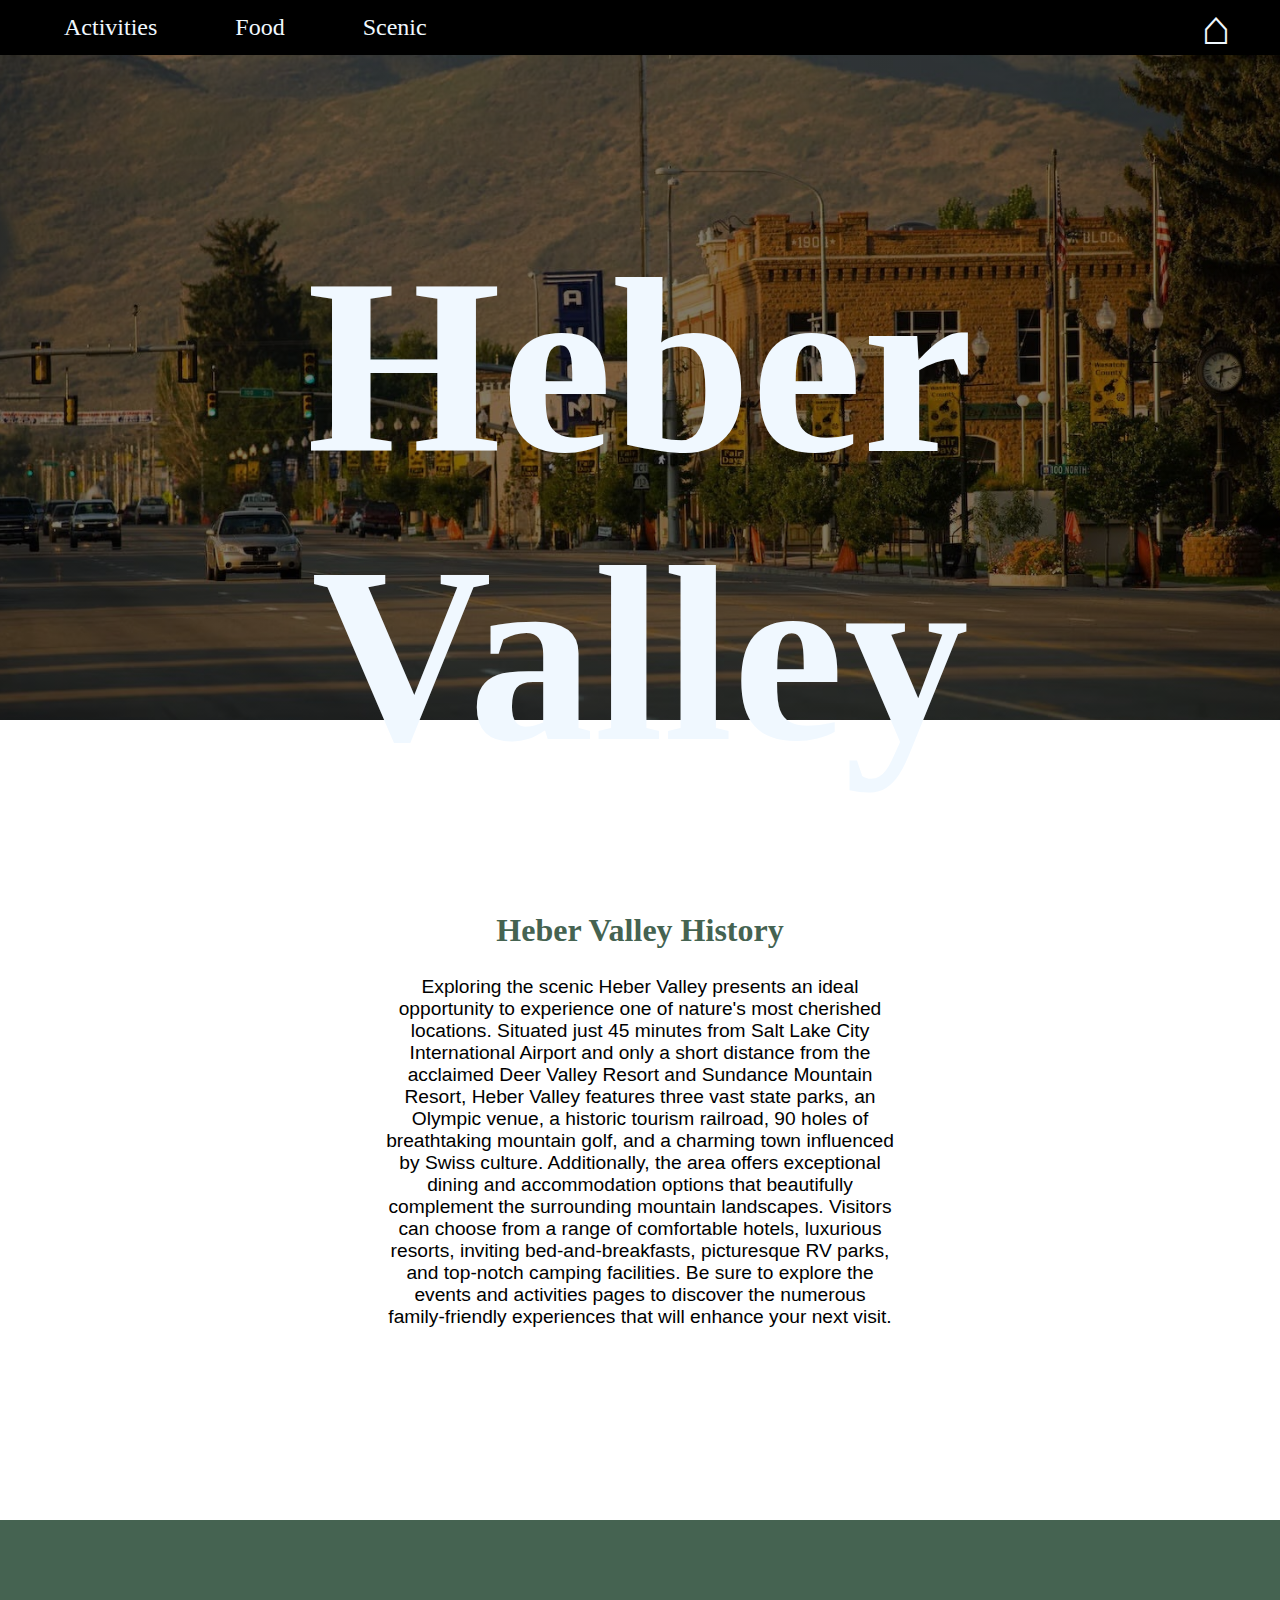
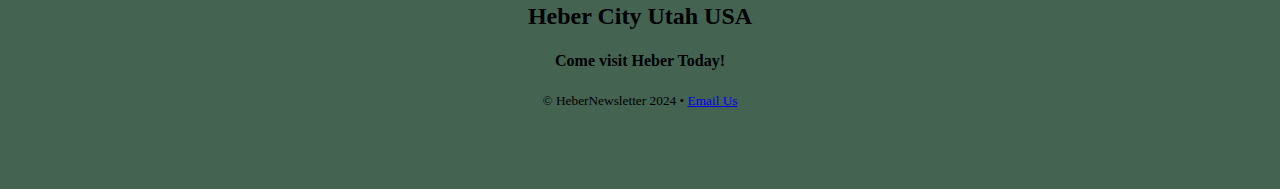
<file: index.html>
<!DOCTYPE html>
<html lang="en">
<head>
    <meta charset="UTF-8">
    <meta name="viewport" content="width=device-width, initial-scale=1.0">
    <title>Heber Valley</title>
    <link rel="stylesheet" href="styles.css">
</head>
<body>
    <header id="home">
       
     
     <nav>
        <ul>
            <li style="float: right;"><a class="homelogo" href ="index.html">&#8962</a></li>
            <li><a href="activities.html">Activities</a></li>
            <li><a href="food.html"> Food</a></li>
            <li><a href="thingstosee.html">Scenic</a></li>
        </ul>

     </nav>
     <h1 class="herotitle
    ">Heber Valley </h1>
    
    </header>
   
    <main>
     <article>
       <div class="row">
        <h2> Heber Valley History</h2>
        <h3> Exploring the scenic Heber Valley presents an ideal opportunity to experience one of nature's most cherished locations. Situated just 45 minutes from Salt Lake City International Airport and only a short distance from the acclaimed Deer Valley Resort and Sundance Mountain Resort, Heber Valley features three vast state parks, an Olympic venue, a historic tourism railroad, 90 holes of breathtaking mountain golf, and a charming town influenced by Swiss culture.  Additionally, the area offers exceptional dining and accommodation options that beautifully complement the surrounding mountain landscapes. Visitors can choose from a range of comfortable hotels, luxurious resorts, inviting bed-and-breakfasts, picturesque RV parks, and top-notch camping facilities. Be sure to explore the events and activities pages to discover the numerous family-friendly experiences that will enhance your next visit.</h3>
        </div>

      
     </article>
    </main>
    <footer>
        <div class="footer">
            
            <div class="column"> 
                
            </div>
            <div class="column">
                <h2>Heber City Utah USA</h2>
                <h4>Come visit Heber Today!</h4>
       
   
            </div>
           
           <p>
               <small>
                   &copy; HeberNewsletter 2024 &bull;
                    <a href="mailto:Emailaddress@gmail.com"> Email Us</a>
               </small>
           </p>

    </footer>
</body>
</html>
</file>
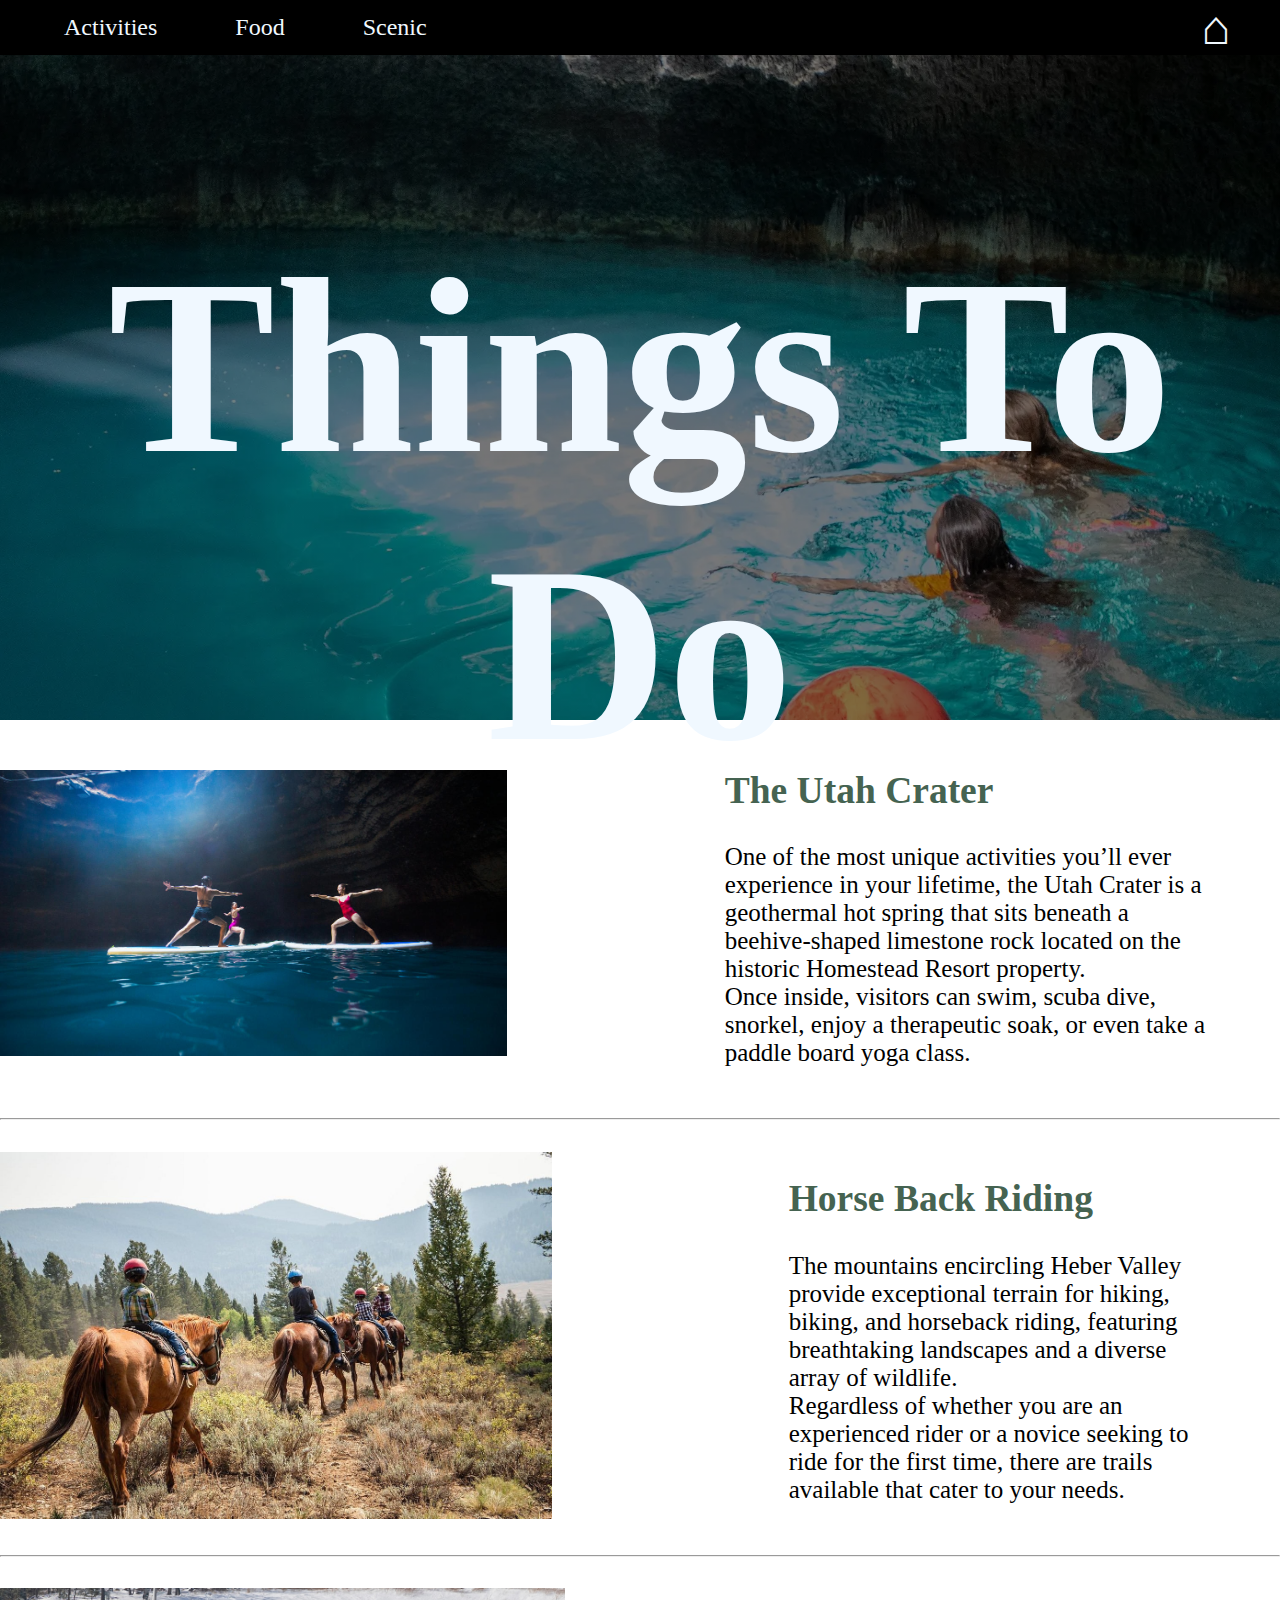
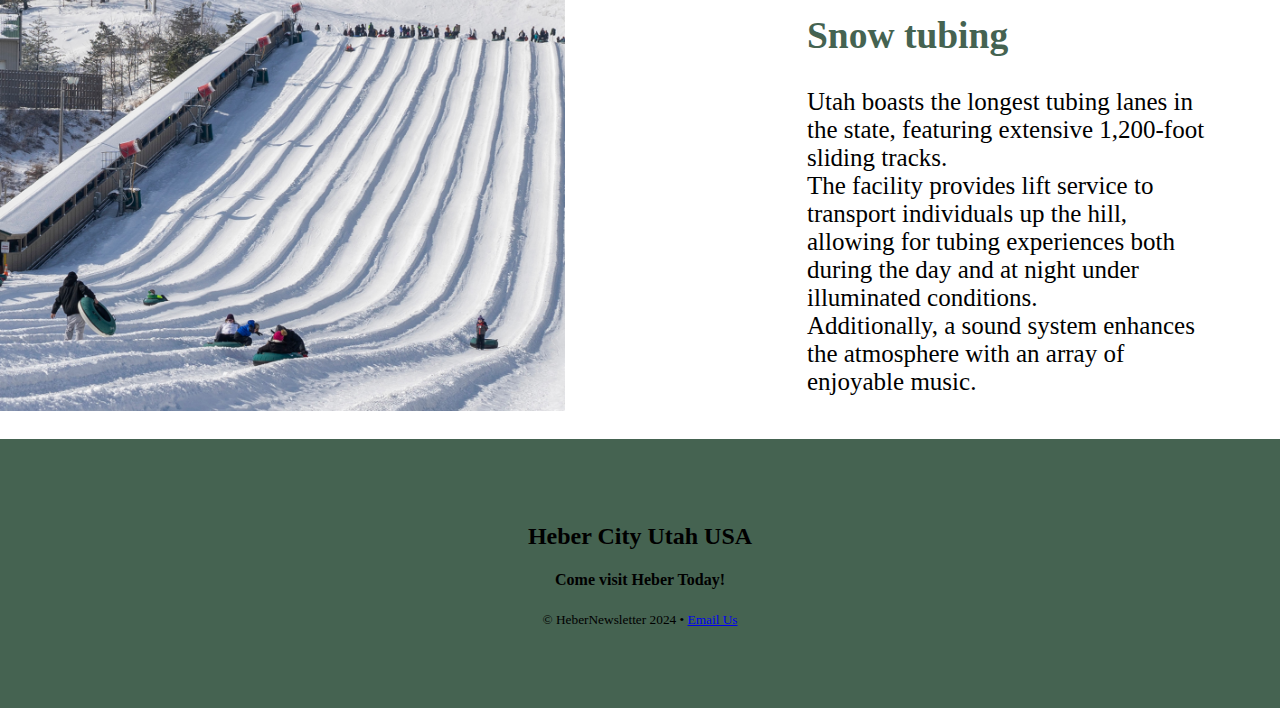
<file: activities.html>
<!DOCTYPE html>
<html lang="en">
<head>
    <meta charset="UTF-8">
    <meta name="viewport" content="width=device-width, initial-scale=1.0">
    <title>What to do</title>
    <link rel="stylesheet" href="styles.css">
</head>
<body>

        <header id="acthead">
           
         
         <nav>
            <ul>
                <li style="float: right;"><a class="homelogo" href ="index.html">&#8962</a></li>
                <li><a href="activities.html">Activities</a></li>
                <li><a href="food.html"> Food</a></li>
                <li><a href="thingstosee.html">Scenic</a></li>
            </ul>
    
         </nav>
         <h1 class="herotitle
        "> Things To Do </h1>
        
        </header>
       
        <main>
          <article class="Crater">
            <br>
             <div class="container">
              <div class="image">
                <img src="Image/utah crater.jpg">
              </div>
              <div class="text">
                <h2>The Utah Crater </h2>
                <p>One of the most unique activities you’ll ever experience in your lifetime, the Utah Crater is a geothermal hot spring that sits beneath a beehive-shaped limestone rock located on the historic Homestead Resort property. <br>Once inside, visitors can swim, scuba dive, snorkel, enjoy a therapeutic soak, or even take a paddle board yoga class. </p>
              </div>
            </div>
            <br>
     
           
          </article>
          <hr>
              <article class="horse">
                  <br>
                   <div class="container">
                    <div class="image">
                      <img src="Image/horse back.jpg">
                    </div>
                    <div class="text">
                      <h2> Horse Back Riding </h2>
                      <p>The mountains encircling Heber Valley provide exceptional terrain for hiking, biking, and horseback riding, featuring breathtaking landscapes and a diverse array of wildlife. <br> Regardless of whether you are an experienced rider or a novice seeking to ride for the first time, there are trails available that cater to your needs.</p>
                    </div>
                  </div>
                  <br>
                </article>
                <hr>
                <article class="snow">
                  <br>
                   <div class="container">
                    <div class="image">
                      <img src="Image/snow 1.avif">
                    </div>
                    <div class="text">
                      <h2> Snow tubing  </h2>
                      <p>Utah boasts the longest tubing lanes in the state, featuring extensive 1,200-foot sliding tracks. <br> The facility provides lift service to transport individuals up the hill, allowing for tubing experiences both during the day and at night under illuminated conditions. <br> Additionally, a sound system enhances the atmosphere with an array of enjoyable music.</p>
                    </div>
                  </div>
                  <br>
              </article>
        </main>
        <div class="footer">
            
          <div class="column"> 
              
          </div>
          <div class="column">
              <h2>Heber City Utah USA</h2>
              <h4>Come visit Heber Today!</h4>
     
 
          </div>
         
         <p>
             <small>
                 &copy; HeberNewsletter 2024 &bull;
                  <a href="mailto:Emailaddress@gmail.com"> Email Us</a>
             </small>
         </p>
         
        
     </footer>
 
    </body>
    </html>
</file>
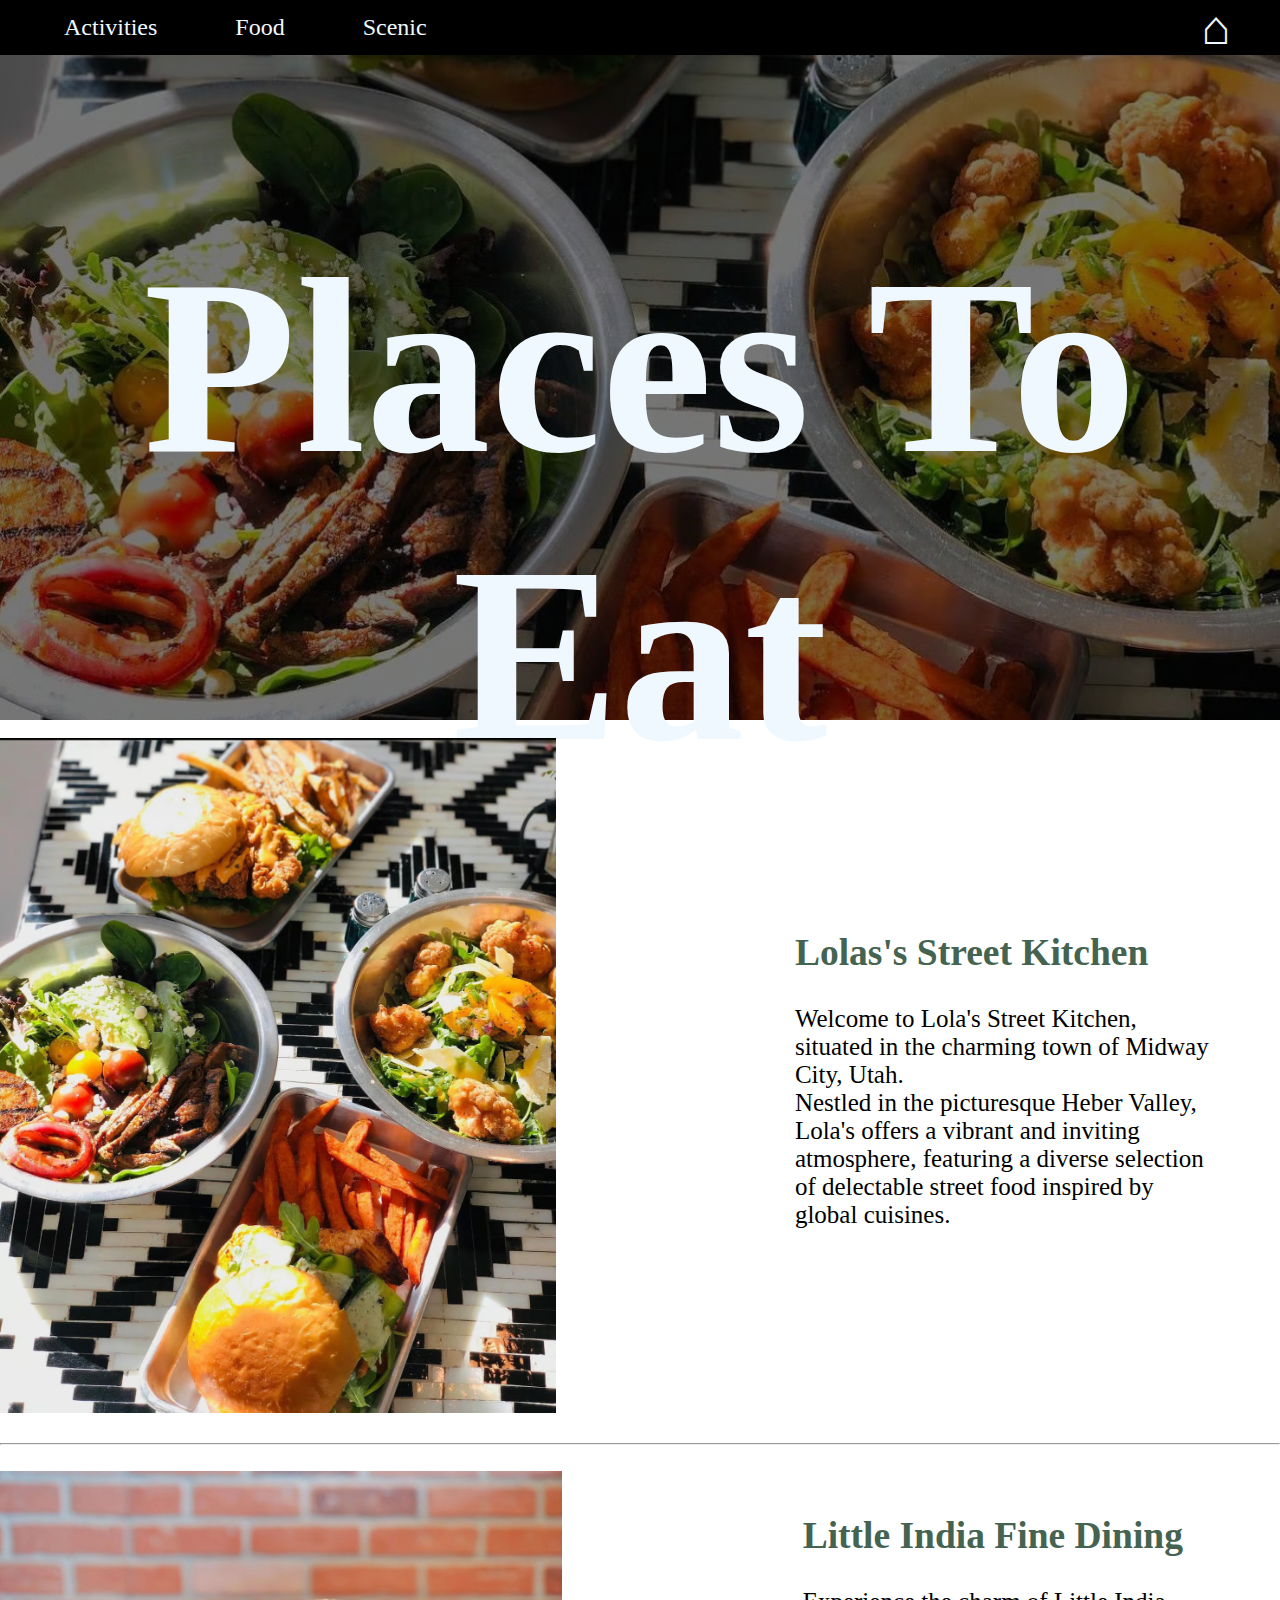
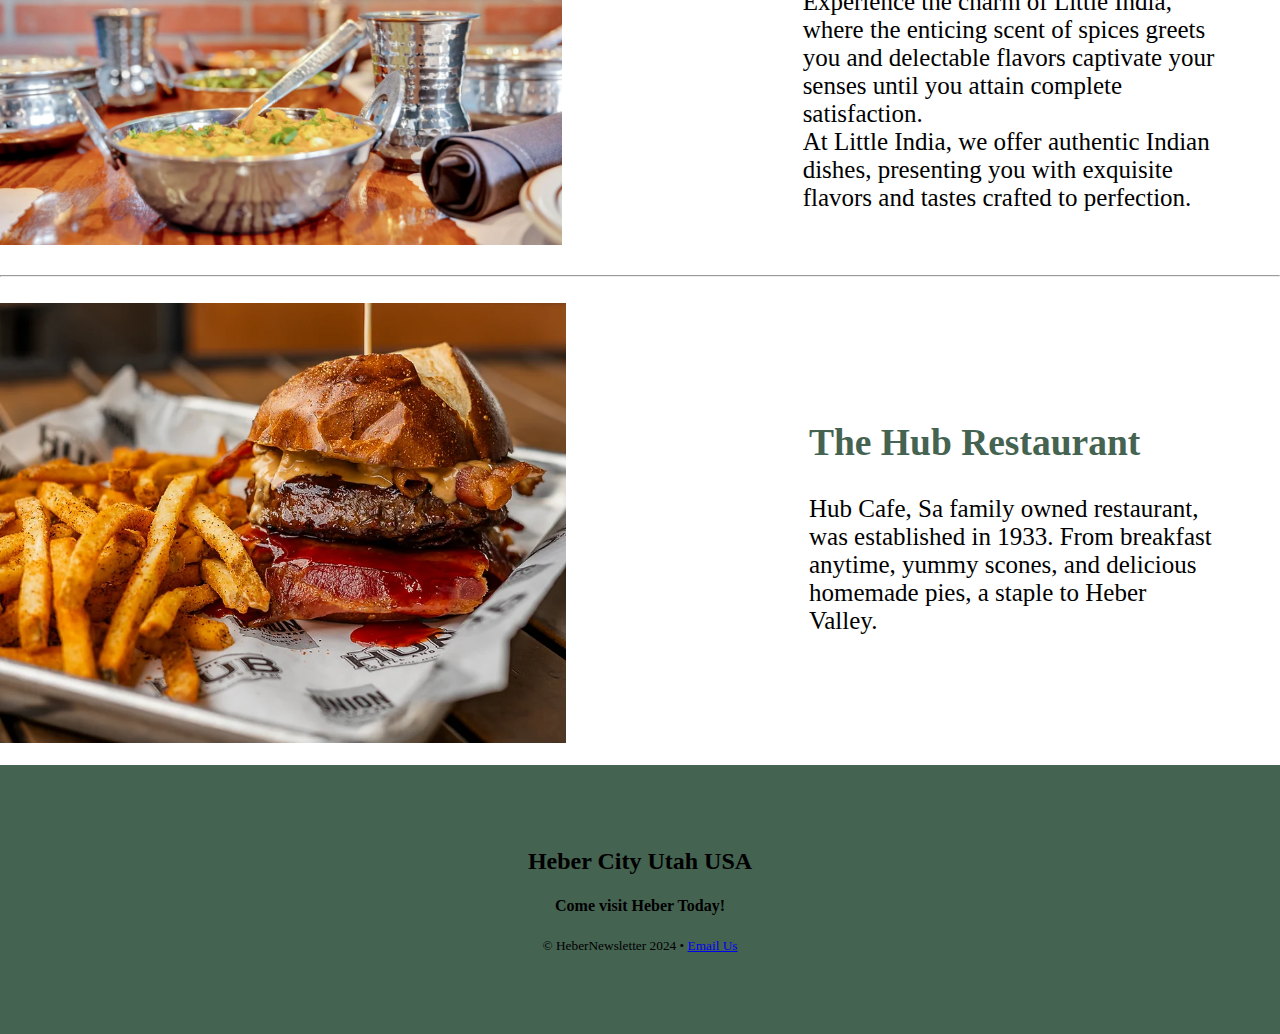
<file: food.html>
<!DOCTYPE html>
<html lang="en">
<head>
    <meta charset="UTF-8">
    <meta name="viewport" content="width=device-width, initial-scale=1.0">
    <title>Hebers Food</title>
    <link rel="stylesheet" href="styles.css">
</head>
<body>
    <header id="foodhead">
       
     
     <nav>
        <ul>
            <li style="float: right;"><a class="homelogo" href ="index.html">&#8962</a></li>
            <li><a href="activities.html">Activities</a></li>
            <li><a href="food.html"> Food</a></li>
            <li><a href="thingstosee.html">Scenic</a></li>
        </ul>

     </nav>
     <h1 class="herotitle
    ">Places To Eat </h1>
    
    </header>
    <main>
        <article class="Lola">
          <br>
           <div class="container">
            <div class="image">
              <img src="Image/lolas.avif">
            </div>
            <div class="text">
              <h2>Lolas's Street Kitchen </h2>
              <p>Welcome to Lola's Street Kitchen, situated in the charming town of Midway City, Utah.  <br>Nestled in the picturesque Heber Valley, Lola's offers a vibrant and inviting atmosphere, featuring a diverse selection of delectable street food inspired by global cuisines.</p>
            </div>
          </div>
          <br>
   
         
        </article>
        <hr>
        <article class="India">
            <br>
             <div class="container">
              <div class="image">
                <img src="Image/little india.webp">
              </div>
              <div class="text">
                <h2> Little India Fine Dining </h2>
                <p>Experience the charm of Little India,  where the enticing scent of spices greets you and delectable flavors captivate your senses until you attain complete satisfaction. <br> At Little India, we offer authentic Indian dishes, presenting you with exquisite flavors and tastes crafted to perfection.</p>
              </div>
            </div>
            <br>
          </article>
          <hr>
          <article class="Hub">
            <br>
             <div class="container">
              <div class="image">
                <img src="Image/burger.webp">
              </div>
              <div class="text">
                <h2> The Hub Restaurant </h2>
                <p>Hub Cafe, Sa family owned restaurant, was established in 1933. From breakfast anytime, yummy scones, and delicious homemade pies, a staple to Heber Valley.</p>
              </div>
            </div>
            <br>
        </article>
       </main>
       <footer>
           
           <div class="footer">
            
            <div class="column"> 
                
            </div>
            <div class="column">
                <h2>Heber City Utah USA</h2>
                <h4>Come visit Heber Today!</h4>
       
   
            </div>
           
           <p>
               <small>
                   &copy; HeberNewsletter 2024 &bull;
                    <a href="mailto:Emailaddress@gmail.com"> Email Us</a>
               </small>
           </p>
           
           

   
       </footer>
    
</body>
</html>
</file>
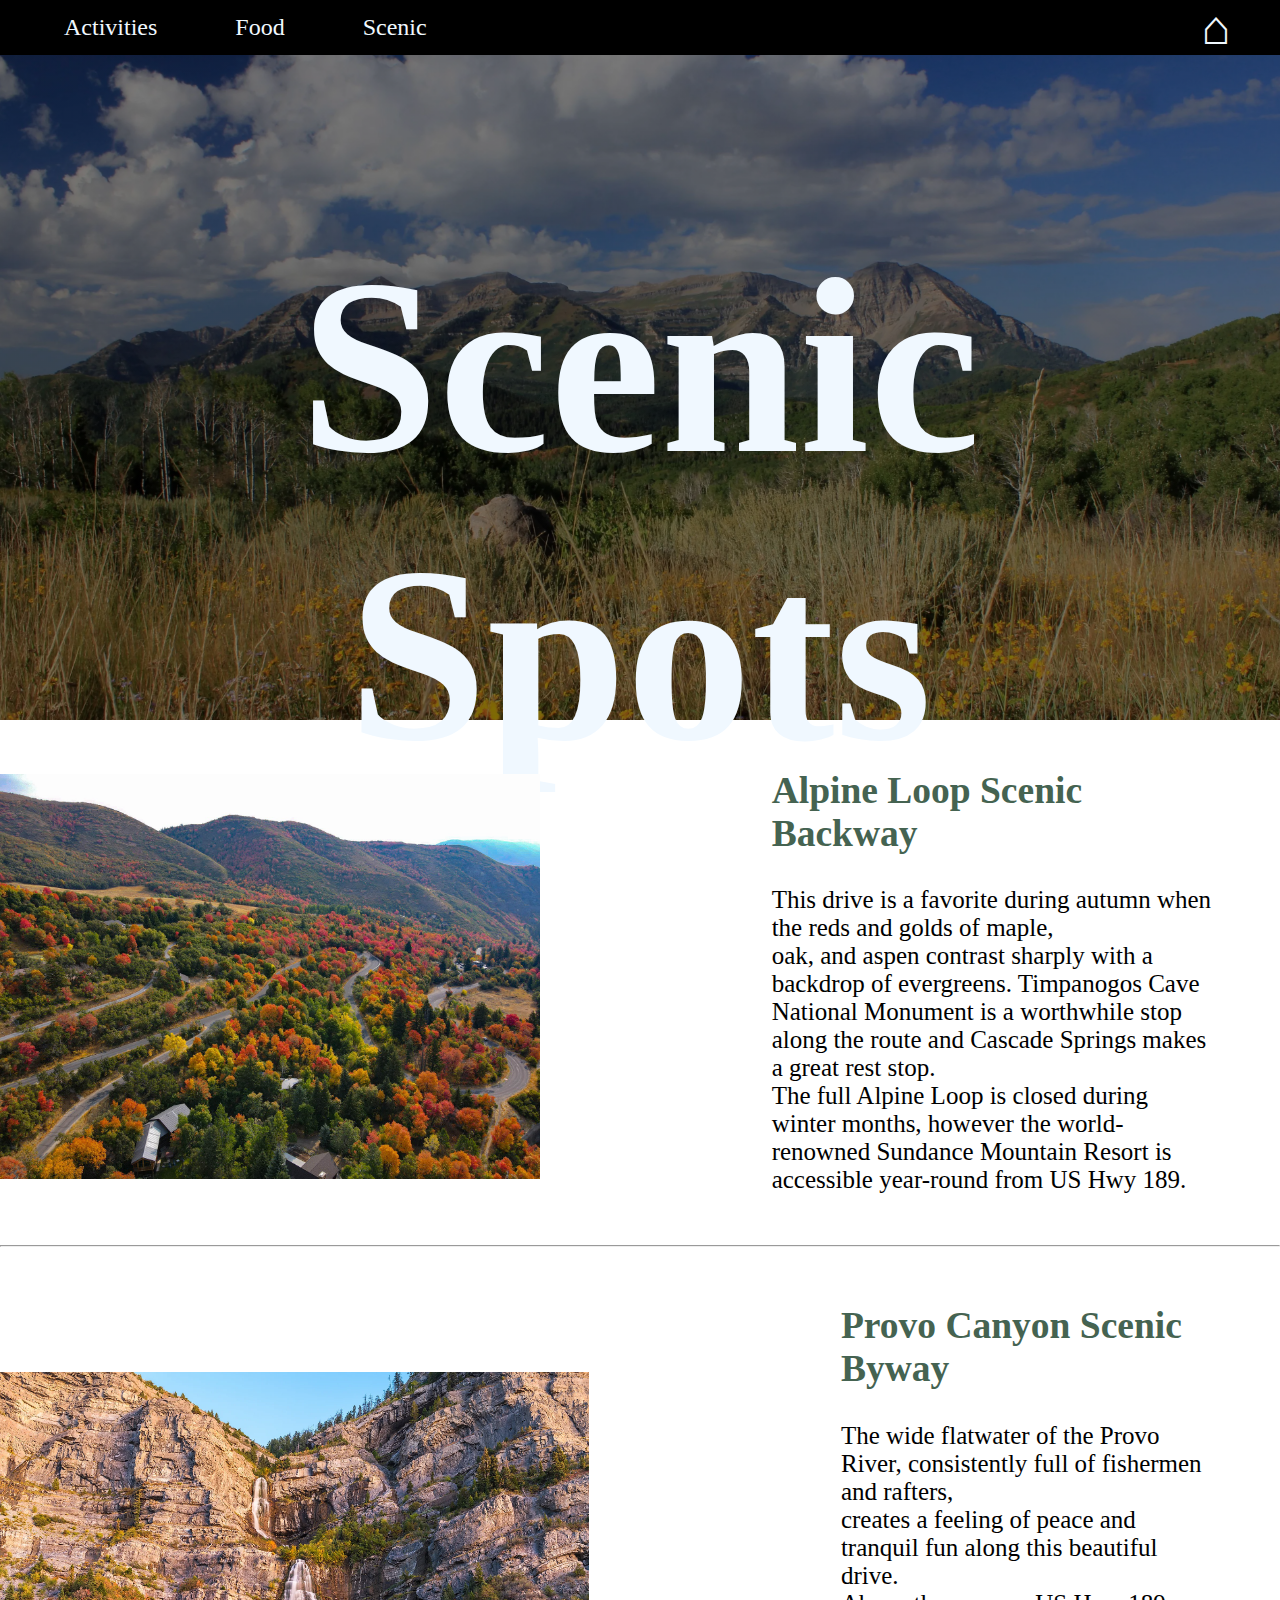
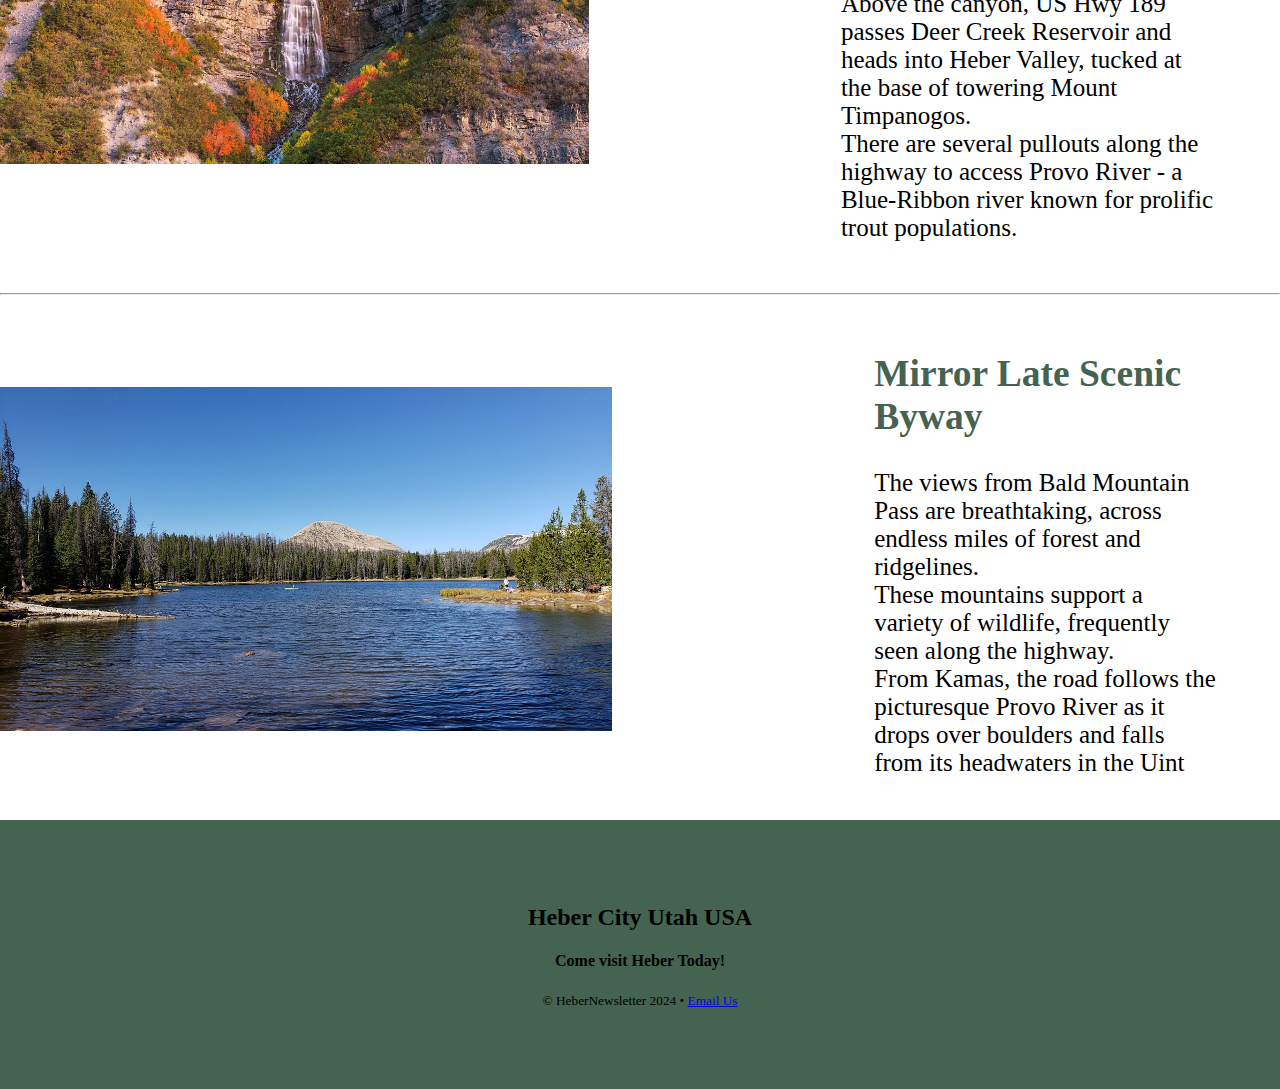
<file: thingstosee.html>
<!DOCTYPE html>
<html lang="en">
<head>
    <meta charset="UTF-8">
    <meta name="viewport" content="width=device-width, initial-scale=1.0">
    <title>Scenic Spots </title>
    <link rel="stylesheet" href="styles.css">
</head>
<body>
    <body>
        <header id="scehead">
           
         
         <nav>
            <ul>
                <li style="float: right;"><a class="homelogo" href ="index.html">&#8962</a></li>
                <li><a href="activities.html">Activities</a></li>
                <li><a href="food.html"> Food</a></li>
                <li><a href="thingstosee.html">Scenic</a></li>
            </ul>
    
         </nav>
         <h1 class="herotitle
        ">Scenic Spots  <h1></h1>
        
        </header>
       
        <main>
            <main>
               
                  <article class="alpine">
                    <br>
                     <div class="container">
                      <div class="image">
                        <img src="Image/alpine.jpg">
                      </div>
                      <div class="text">
                        <h2>Alpine Loop Scenic Backway </h2>
                        <p>This drive is a favorite during autumn when the reds and golds of maple, <br> oak, and aspen contrast sharply with a backdrop of evergreens. Timpanogos Cave National Monument is a worthwhile stop along the route and Cascade Springs makes a great rest stop. <br> The full Alpine Loop is closed during winter months, however the world-renowned Sundance Mountain Resort is accessible year-round from US Hwy 189. </p>
                      </div>
                    </div>
                    <br>
             
                   
                  </article>
                  <hr>
                  <article class="waterfall">
                      <br>
                       <div class="container">
                        <div class="image">
                          <img src="Image/waterfall.webp">
                        </div>
                        <div class="text">
                          <h2> Provo Canyon Scenic Byway</h2>
                          <p>The wide flatwater of the Provo River, consistently full of fishermen and rafters, <br> creates a feeling of peace and tranquil fun along this beautiful drive. <br> Above the canyon, US Hwy 189 passes Deer Creek Reservoir and heads into Heber Valley, tucked at the base of towering Mount Timpanogos. <br> There are several pullouts along the highway to access Provo River - a Blue-Ribbon river known for prolific trout populations.</p>
                        </div>
                      </div>
                      <br>
                    </article>
                    <hr>
                    <article class="mirror">
                      <br>
                       <div class="container">
                        <div class="image">
                          <img src="Image/mirror.jpg">
                        </div>
                        <div class="text">
                          <h2> Mirror Late Scenic Byway</h2>
                          <p>The views from Bald Mountain Pass are breathtaking, across endless miles of forest and ridgelines. <br>  These mountains support a variety of wildlife, frequently seen along the highway.  <br>From Kamas, the road follows the picturesque Provo River as it drops over boulders and falls from its headwaters in the Uint</p>
                        </div>
                      </div>
                      <br>
                  </article>
            </main>
            <footer>
                <div class="footer">
            
                    <div class="column"> 
                        
                    </div>
                    <div class="column">
                        <h2>Heber City Utah USA</h2>
                        <h4>Come visit Heber Today!</h4>
               
           
                    </div>
                   
                   <p>
                       <small>
                           &copy; HeberNewsletter 2024 &bull;
                            <a href="mailto:Emailaddress@gmail.com"> Email Us</a>
                       </small>
                   </p>
        
            </footer>
        </body>
        </html>
    
        </main>
        <footer>
    
        </footer>
    </body>
    </html>
</html>
</file>
<file: styles.css>
/* #region body */
 body {
    margin: 0;

 }

/* #endregion */






/*#region Hero Images */
 header  {
    height: 80vh;
    width: 100%;
    background-repeat: no-repeat;
    background-size: cover;
    top: 0;
    margin-top: 0;
   
 }
 #home{
 background-image: linear-gradient(rgba(0, 0, 0, 0.5), rgba(0,0,0,.5)), url(Image/heber\ hero.jpg);
 background-position: center;
 background-attachment: fixed;
 background-size: cover;

 }
 .herotitle {
    color: aliceblue;
    text-align: center;
    font-size: 250px;
    font-family: Georgia, 'Times New Roman', Times, serif;
 }
 /* #region nav phone */
@media screen and (max-width: 450px) {
  .herotitle {
    font-size: 100px;
  }
}
  
/* #endregion */
 

/*#endregion */
/* #region Activites*/
#acthead{
  background-image: linear-gradient(rgba(0, 0, 0, 0.5), rgba(0,0,0,.5)), url(Image/things\ home.webp);
  background-position: center;
  background-attachment: fixed;
  background-size: cover
   }
    
     }
     .actitles {
        position: absolute;
        top: 30%;
        left: 50%;
        color: antiquewhite;
        text-align: center;
    }
/* #endregion */
/* #region Food */



#foodhead{
    background-image: linear-gradient(rgba(0, 0, 0, 0.5), rgba(0,0,0,.5)), url(Image/food\ hero.avif);
    background-position: center;
    background-attachment: fixed;
    background-size: cover
     }
.foodtitle {
    position: absolute;
    top: 30%;
    left: 50%;
    color: antiquewhite;
    text-align: center;
}
.container {
    display: flex;
    align-items: center;
    justify-content: left;
   

  }
  
  img {
    width: 70%;

  }
  
  .image {
    flex-basis: 250%
    
  }
  
  .text {
    font-size: 25px;
    padding-right: 5%;
    
    
  }
  .text h2 {
    color: rgb(69, 99, 81);
  }
  /* #region food phone */
@media screen and (max-width: 450px) {
  .alpine {
    background-image: linear-gradient(rgba(0, 0, 0, 0.5), rgba(0,0,0,.5)), url(Image/alpine.jpg);
    background-position: center;
    background-attachment: fixed;
    background-size: cover
  }
  .waterfall {
    background-image: linear-gradient(rgba(0, 0, 0, 0.5), rgba(0,0,0,.5)), url(Image/waterfall.webp);
    background-position: center;
    background-attachment: fixed;
    background-size: cover
  }
  .mirror {
    background-image: linear-gradient(rgba(0, 0, 0, 0.5), rgba(0,0,0,.5)), url(Image/mirror.jpg);
    background-position: center;
    background-attachment: fixed;
    background-size: cover
  }
  .Lola {
    background-image: linear-gradient(rgba(0, 0, 0, 0.5), rgba(0,0,0,.5)), url(Image/food2.avif);
    background-position: center;
    background-attachment: fixed;
    background-size: cover
  }
  .India{
    background-image: linear-gradient(rgba(0, 0, 0, 0.5), rgba(0,0,0,.5)), url(Image/little\ india.webp);
    background-position: center;
    background-attachment: fixed;
    background-size: cover
  }
  .Hub {
    background-image: linear-gradient(rgba(0, 0, 0, 0.5), rgba(0,0,0,.5)), url(Image/burger.webp);
    background-position: center;
    background-attachment: fixed;
    background-size: cover
  }
  .Crater {
    background-image: linear-gradient(rgba(0, 0, 0, 0.5), rgba(0,0,0,.5)), url(Image/utah\ crater.jpg);
    background-position: center;
    background-attachment: fixed;
    background-size: cover
  }
  .horse{
    background-image: linear-gradient(rgba(0, 0, 0, 0.5), rgba(0,0,0,.5)), url(Image/horse\ back.jpg);
    background-position: center;
    background-attachment: fixed;
    background-size: cover
  }
  .snow {
    background-image: linear-gradient(rgba(0, 0, 0, 0.5), rgba(0,0,0,.5)), url(Image/snow\ 1.avif);
    background-position: center;
    background-attachment: fixed;
    background-size: cover
  }
  h3 {
    font-size: small;
    font-weight: 50;
    margin-left: 0;
    margin-right: 0;
  }
  .text {
    color: #ffffff;
    font-size: 15px;
    padding-right: 5%;
    padding-left: 3%;
  }
  .text h2 {
    color: rgb(255, 255, 255);
  }
  .container {
    justify-content: right;
    
  }
  .image {
    flex-basis: 0%;
    padding-left: 3%;
  }
  img {
    width: 100%;
  }
}
  
/* #endregion */
/* #endregion */
/* #region Things */
#scehead{
  background-image: linear-gradient(rgba(0, 0, 0, 0.5), rgba(0,0,0,.5)), url(Image/scenic.webp);
  background-position: center;
  background-attachment: fixed;
  background-size: cover
   }
/* #endregion*/


/* #region Nav */

ul {
  list-style-type: none;
  margin: 0;
  padding: 0;
  overflow: hidden;
  background-color: #000000;
  position: -webkit-sticky; /* Safari */
  position: sticky;
  top: 0;
}
li {
    float: left;
    
}
li a {

     display:flex;
     color: aliceblue;
     padding: 14px;
     margin-left: 50px;
     text-decoration-line: none;
     font-size: x-large;
    
}
li a:hover{
    background-color:aliceblue;
    color: #000000;
}
.homelogo {
    font-size: 300%;
    margin-right: 50px;
    padding: 0;
}
/* #region nav phone */
@media screen and (max-width: 450px) {
  ul {
    flex-direction: column;
  }
  .homelogo {
    text-align: center;
  }
}
  
/* #endregion */
/* #endregion */

/* #region mainpage */



.row {
    text-align: center;
    margin-top: 15%;
    margin-left: 10%;
    margin-right: 10%;
    margin-bottom: 15%;
    font-family: Georgia, 'Times New Roman', Times, serif;

}
.row h2 {
    font-weight: 2000;
    color: rgb(69, 99, 81);
    font-size: xx-large;
}
h3 {
    font-family: 'Gill Sans', 'Gill Sans MT', Calibri, 'Trebuchet MS', sans-serif;
    font-weight: 100;
    font-size: larger;
    margin-left: 25%;
    margin-right: 25%;
}
/* #region main phone */
@media screen and (max-width: 550px) {
  h3 {
    font-size: small;
    font-weight: 50;
    margin-left: 0;
    margin-right: 0;
  }
  
}
  
/* #endregion */

/* #endregion */


/* #region footer */
.footer {
    background-color: rgb(69, 99, 81);
    padding: 5%;
    text-align: center;
}
/* #endregion */
</file>
